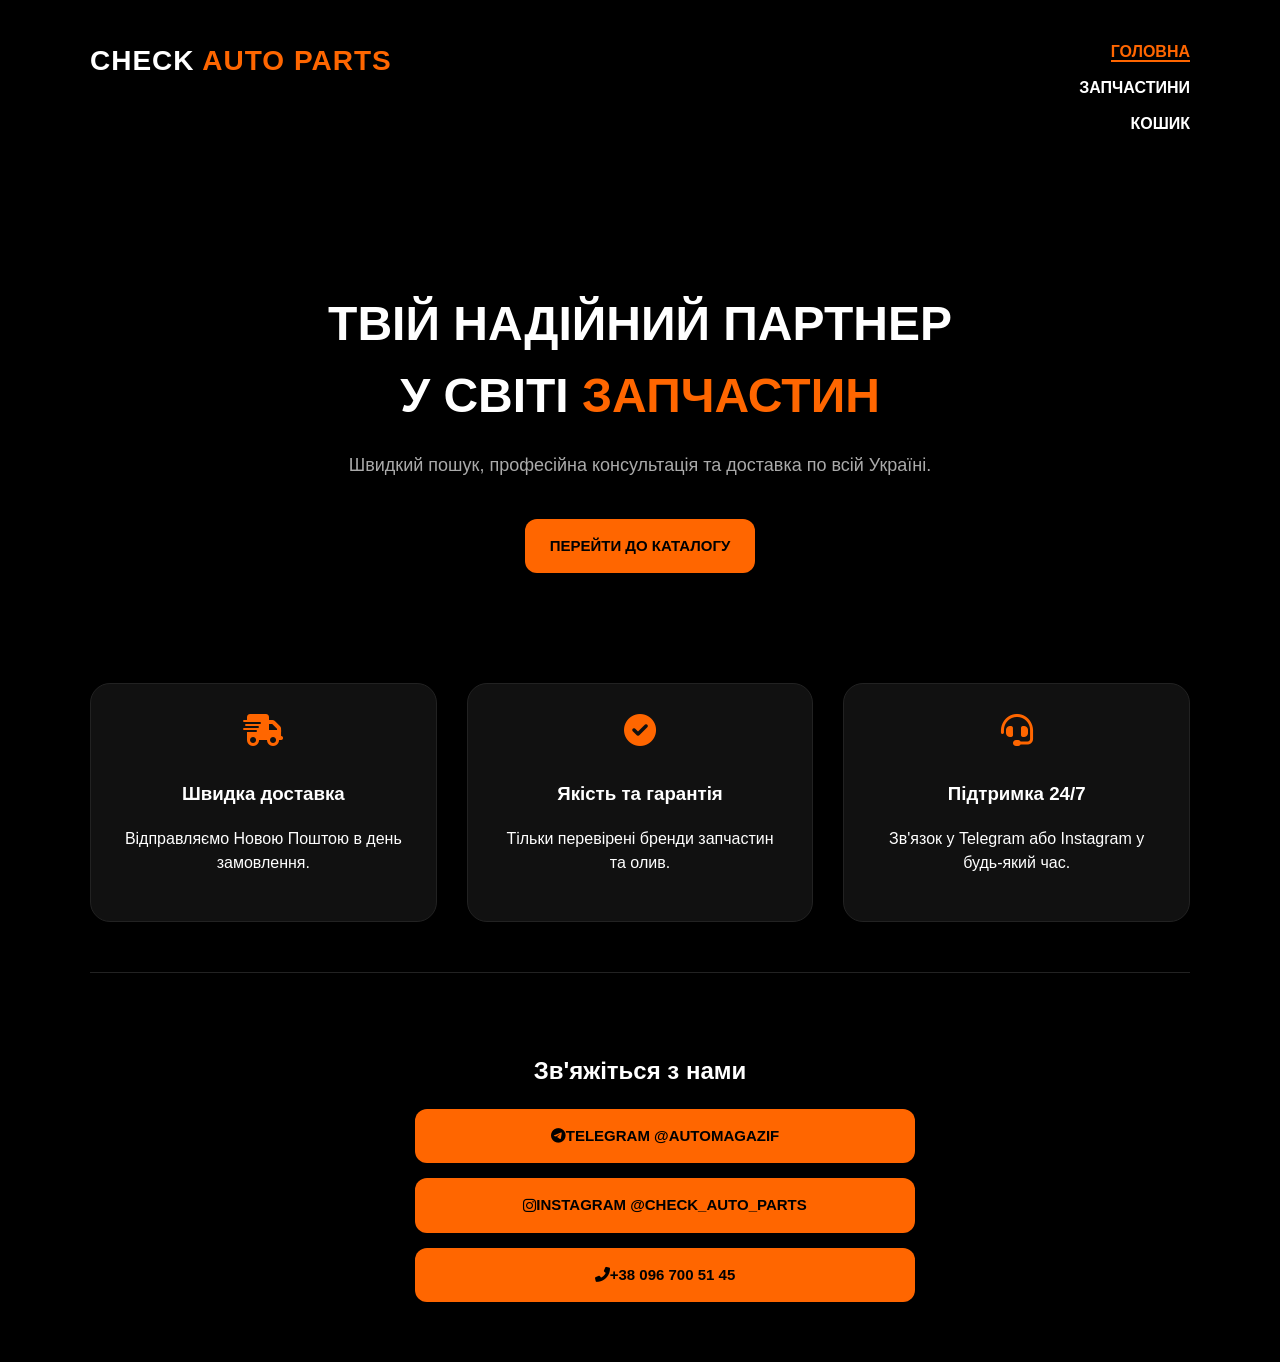
<file: index.html>
<!DOCTYPE html>
<html lang="uk">
<head>
    <meta charset="UTF-8">
    <meta name="viewport" content="width=device-width, initial-scale=1.0">
    <title>CHECK AUTO PARTS — Магазин автозапчастин</title>
    <link rel="stylesheet" href="style.css">
    <link rel="stylesheet" href="https://cdnjs.cloudflare.com/ajax/libs/font-awesome/6.0.0/css/all.min.css">
</head>
<body>
    <header>
        <div class="container header-flex">
            <div class="logo">CHECK <span>AUTO PARTS</span></div>
            <nav class="top-nav">
                <ul>
                    <li><a href="index.html" class="active">Головна</a></li>
                    <li><a href="catalog.html">Запчастини</a></li>
                    <li><a href="cart.html">Кошик</a></li>
                </ul>
            </nav>
        </div>
    </header>

    <main class="container">
        <section class="hero-main">
            <h1>Твій надійний партнер <br> у світі <span>запчастин</span></h1>
            <p>Швидкий пошук, професійна консультація та доставка по всій Україні.</p>
            <a href="catalog.html" class="btn-main" style="width: auto; padding: 18px 45px;">Перейти до каталогу</a>
        </section>

        <section class="features-grid">
            <div class="feature-card">
                <i class="fas fa-shipping-fast"></i>
                <h3>Швидка доставка</h3>
                <p>Відправляємо Новою Поштою в день замовлення.</p>
            </div>
            <div class="feature-card">
                <i class="fas fa-check-circle"></i>
                <h3>Якість та гарантія</h3>
                <p>Тільки перевірені бренди запчастин та олив.</p>
            </div>
            <div class="feature-card">
                <i class="fas fa-headset"></i>
                <h3>Підтримка 24/7</h3>
                <p>Зв'язок у Telegram або Instagram у будь-який час.</p>
            </div>
        </section>

        <section class="contacts-box">
            <h2>Зв'яжіться з нами</h2>
            <div class="contact-buttons-stack">
                <a href="https://t.me/automagazif" target="_blank" class="btn-main">
                    <i class="fab fa-telegram-plane"></i> Telegram @automagazif
                </a>
                <a href="https://www.instagram.com/check_auto_parts" target="_blank" class="btn-main">
                    <i class="fab fa-instagram"></i> Instagram @check_auto_parts
                </a>
                <a href="tel:+380967005145" class="btn-main">
                    <i class="fas fa-phone-alt"></i> +38 096 700 51 45
                </a>
            </div>
        </section>
    </main>
</body>
</html>
</file>
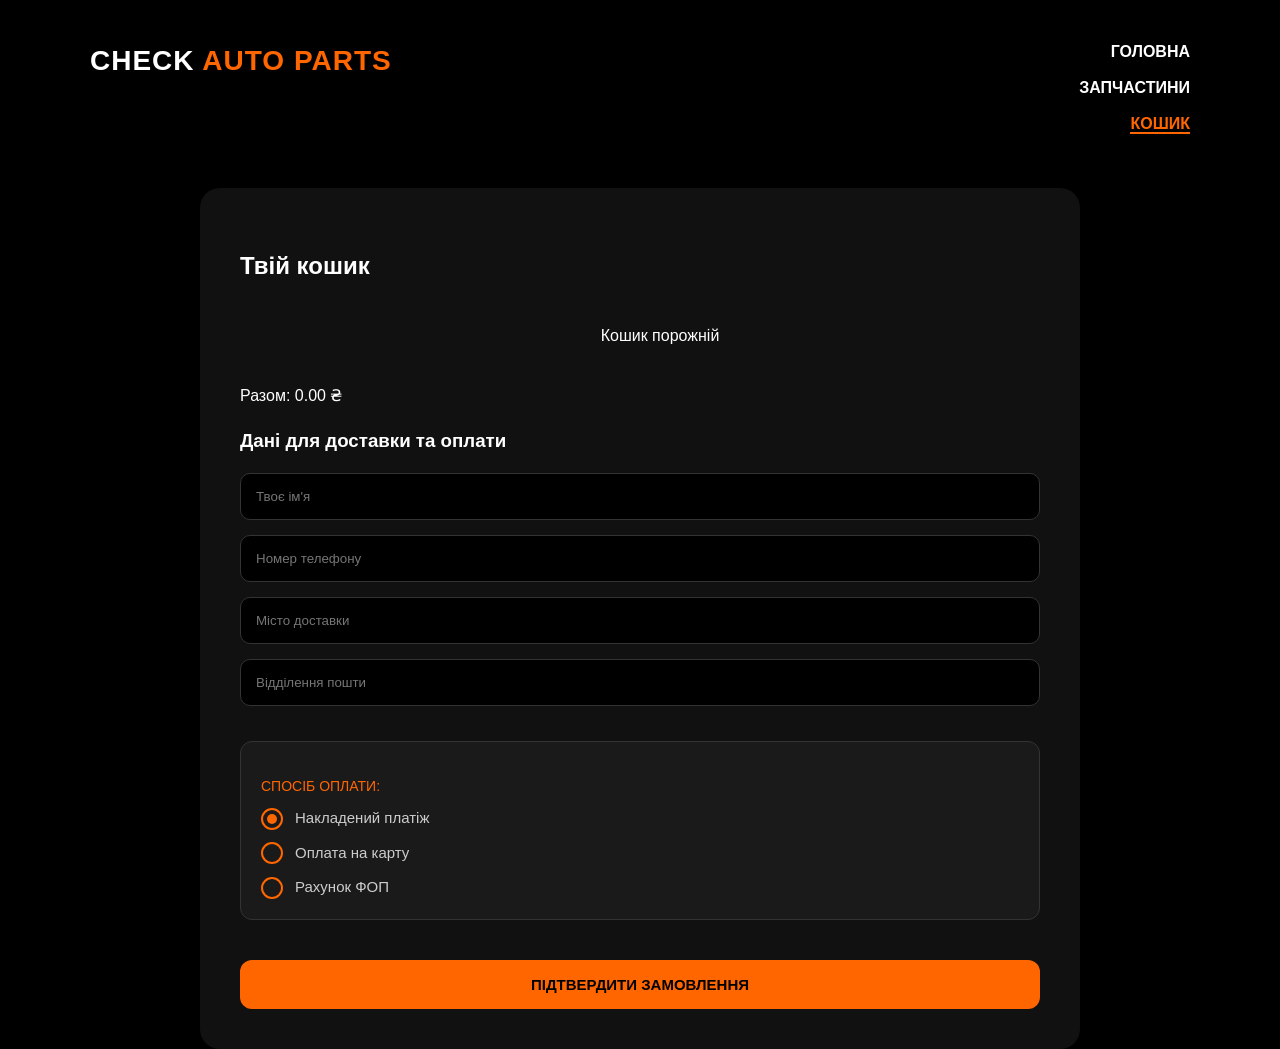
<file: cart.html>
<!DOCTYPE html>
<html lang="uk">
<head>
    <meta charset="UTF-8">
    <meta name="viewport" content="width=device-width, initial-scale=1.0">
    <title>Кошик — CHECK AUTO PARTS</title>
    <link rel="stylesheet" href="style.css">
    <link rel="stylesheet" href="https://cdnjs.cloudflare.com/ajax/libs/font-awesome/6.0.0/css/all.min.css">
</head>
<body>
    <header>
        <div class="container header-flex">
            <div class="logo">CHECK <span>AUTO PARTS</span></div>
            <nav class="top-nav">
                <ul>
                    <li><a href="index.html">Головна</a></li>
                    <li><a href="catalog.html">Запчастини</a></li>
                    <li><a href="cart.html" class="active">Кошик</a></li>
                </ul>
            </nav>
        </div>
    </header>

    <main class="container">
        <div class="order-card">
            <h2>Твій кошик</h2>
            <div id="cart-container"></div>
            <p class="total-price-row">Разом: <span id="total-price">0.00</span> ₴</p>

            <h3 class="form-title">Дані для доставки та оплати</h3>
            
            <form id="order-form">
                <input type="text" id="customer-name" placeholder="Твоє ім'я" required>
                <input type="tel" id="customer-phone" placeholder="Номер телефону" required>
                
                <div style="position:relative;">
                    <input type="text" id="city-input" placeholder="Місто доставки" required autocomplete="off">
                    <div id="city-dropdown" class="api-dropdown"></div>
                </div>

                <div style="position:relative;">
                    <input type="text" id="post-input" placeholder="Відділення пошти" required disabled autocomplete="off">
                    <div id="post-dropdown" class="api-dropdown"></div>
                </div>

                <div class="payment-methods">
                    <p style="margin-bottom: 10px; font-size: 14px; color: #ff6600; text-transform: uppercase;">Спосіб оплати:</p>
                    
                    <label class="payment-option">
                        <input type="radio" name="payment" value="При отриманні" checked>
                        <span class="custom-radio"></span> Накладений платіж
                    </label>

                    <label class="payment-option">
                        <input type="radio" name="payment" value="На карту">
                        <span class="custom-radio"></span> Оплата на карту
                    </label>

                    <label class="payment-option">
                        <input type="radio" name="payment" value="Рахунок ФОП">
                        <span class="custom-radio"></span> Рахунок ФОП
                    </label>
                </div>
                
                <button type="submit" class="btn-main" style="width: 100%; margin-top: 20px;">Підтвердити замовлення</button>
            </form>
        </div>
    </main>

    <!-- Стильне модальне вікно -->
    <div id="custom-modal" class="modal-overlay" style="display: none;">
        <div class="modal-content">
            <div class="modal-icon"><i class="fas fa-check-circle"></i></div>
            <h2>Дякуємо!</h2>
            <p>Замовлення прийнято. Ми зателефонуємо вам або надішлемо повідомлення для підтвердження.</p>
            <button onclick="closeModal()" class="btn-main">ОК</button>
        </div>
    </div>

    <script src="script_2.js"></script>
</body>
</html>
</file>
<file: style.css>
body {
    margin: 0;
    font-family: 'Inter', sans-serif;
    background-color: #000;
    color: #fff;
    line-height: 1.5;
}

.container {
    max-width: 1100px;
    margin: 0 auto;
    padding: 0 20px;
}

/* ШАПКА ТА ОНОВЛЕНЕ МЕНЮ (image_195574.png) */
header { padding: 40px 0; }
.header-flex { display: flex; justify-content: space-between; align-items: flex-start; }
.logo { font-size: 28px; font-weight: 900; text-transform: uppercase; letter-spacing: 1px; }
.logo span { color: #ff6600; }

.top-nav ul { list-style: none; padding: 0; margin: 0; text-align: right; }
.top-nav li { margin-bottom: 12px; } /* Додав більше простору між пунктами */

.top-nav a { 
    color: #fff; 
    text-decoration: none; 
    font-weight: 800; 
    font-size: 16px; 
    text-transform: uppercase;
    transition: 0.3s;
    position: relative;
    padding-bottom: 2px;
}

/* Ефект підкреслення при наведенні */
.top-nav a::after {
    content: '';
    position: absolute;
    width: 0;
    height: 2px;
    bottom: 0;
    left: 0;
    background-color: #ff6600;
    transition: 0.3s;
}

.top-nav a:hover::after, .top-nav a.active::after {
    width: 100%;
}

.top-nav a.active, .top-nav a:hover { 
    color: #ff6600; 
}

/* КНОПКИ ТА КАТАЛОГ (image_197fca.png) */
.btn-main, .add-to-cart {
    background-color: #ff6600 !important;
    color: #000 !important;
    border: none !important;
    padding: 16px 25px !important;
    border-radius: 12px !important;
    font-size: 15px !important;
    font-weight: 900 !important;
    text-transform: uppercase !important;
    cursor: pointer !important;
    text-decoration: none;
    display: inline-flex;
    align-items: center;
    justify-content: center;
    transition: 0.2s;
    width: 100%;
}

.btn-main:hover { transform: translateY(-3px); box-shadow: 0 5px 15px rgba(255, 102, 0, 0.3); }

/* Інші стилі */
.hero-main { padding: 60px 0; text-align: center; }
.hero-main h1 { font-size: 48px; font-weight: 900; text-transform: uppercase; margin-bottom: 20px; }
.hero-main h1 span { color: #ff6600; }
.hero-main p { font-size: 18px; color: #aaa; margin-bottom: 40px; }

.features-grid { display: grid; grid-template-columns: repeat(3, 1fr); gap: 30px; margin: 50px 0; }
.feature-card { background: #111; padding: 30px; border-radius: 20px; text-align: center; border: 1px solid #222; }
.feature-card i { font-size: 32px; color: #ff6600; margin-bottom: 15px; }

.contacts-box { text-align: center; padding: 60px 0; border-top: 1px solid #222; }
.contact-buttons-stack { display: flex; flex-direction: column; gap: 15px; max-width: 450px; margin: 0 auto; }

.products-grid { display: grid; grid-template-columns: repeat(auto-fill, minmax(250px, 1fr)); gap: 30px; }
.product-img { background: #fff; border-radius: 12px; padding: 10px; height: 200px; display: flex; align-items: center; justify-content: center; }
.product-img img { max-width: 100%; max-height: 100%; }
.order-card { background: #111; padding: 40px; border-radius: 20px; max-width: 800px; margin: 0 auto; }
input { width: 100%; background: #000 !important; border: 1px solid #333 !important; color: #fff !important; padding: 15px !important; border-radius: 10px !important; margin-bottom: 15px !important; box-sizing: border-box; }
.api-dropdown { position: absolute; background: #222; width: 100%; z-index: 100; max-height: 200px; overflow-y: auto; display: none; }
.api-item { padding: 10px; cursor: pointer; border-bottom: 1px solid #333; }
/* Стилізація вибору оплати */
.payment-methods {
    background: #1a1a1a;
    padding: 20px;
    border-radius: 12px;
    margin: 20px 0;
    border: 1px solid #333;
}

.payment-option {
    display: flex;
    align-items: center;
    cursor: pointer;
    margin-bottom: 12px;
    font-size: 15px;
    color: #ccc;
    transition: 0.3s;
}

.payment-option:last-child { margin-bottom: 0; }

.payment-option input {
    display: none; /* Ховаємо стандартний кружечок */
}

.custom-radio {
    width: 18px;
    height: 18px;
    border: 2px solid #ff6600;
    border-radius: 50%;
    margin-right: 12px;
    position: relative;
    display: inline-block;
}

.payment-option input:checked + .custom-radio::after {
    content: '';
    width: 10px;
    height: 10px;
    background: #ff6600;
    border-radius: 50%;
    position: absolute;
    top: 50%;
    left: 50%;
    transform: translate(-50%, -50%);
}

.payment-option:hover { color: #fff; }
/* Модальне вікно */
.modal-overlay {
    position: fixed;
    top: 0; left: 0; width: 100%; height: 100%;
    background: rgba(0, 0, 0, 0.85);
    display: flex; align-items: center; justify-content: center;
    z-index: 9999;
}
.modal-content {
    background: #fff;
    padding: 30px;
    border-radius: 12px;
    max-width: 350px;
    text-align: center;
    box-shadow: 0 10px 25px rgba(0,0,0,0.5);
}
.modal-icon { font-size: 60px; color: #4CAF50; margin-bottom: 15px; }
.modal-content h2 { color: #000; margin-bottom: 10px; }
.modal-content p { color: #444; margin-bottom: 20px; line-height: 1.4; }

/* Блок реквізитів з ЧОРНИМ текстом */
#dynamic-req-box {
    background: #f1f1f1;
    border-left: 5px solid #ff6600;
    padding: 15px;
    margin: 15px 0;
    font-size: 14px;
    color: #000 !important; /* Текст чорний */
    white-space: pre-line;
    border-radius: 4px;
    text-align: left;
    font-weight: 500;
}
</file>
